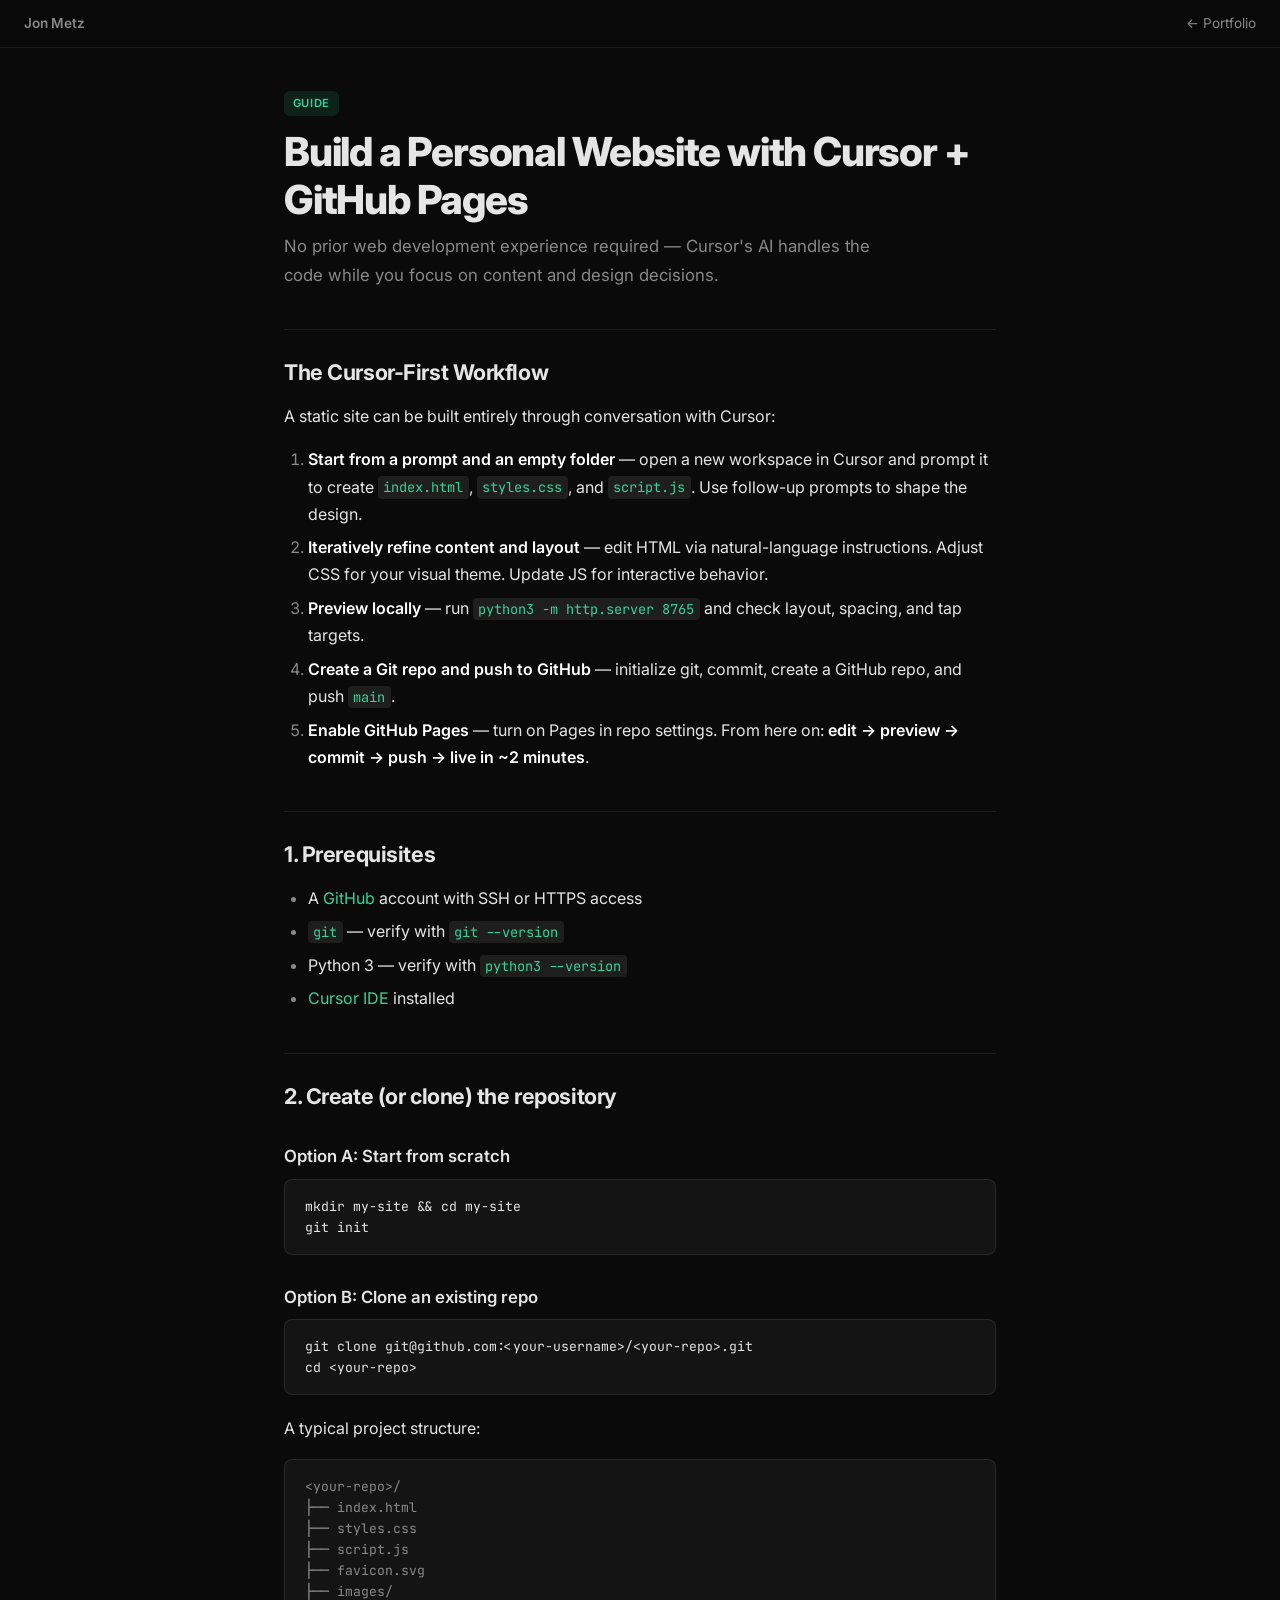
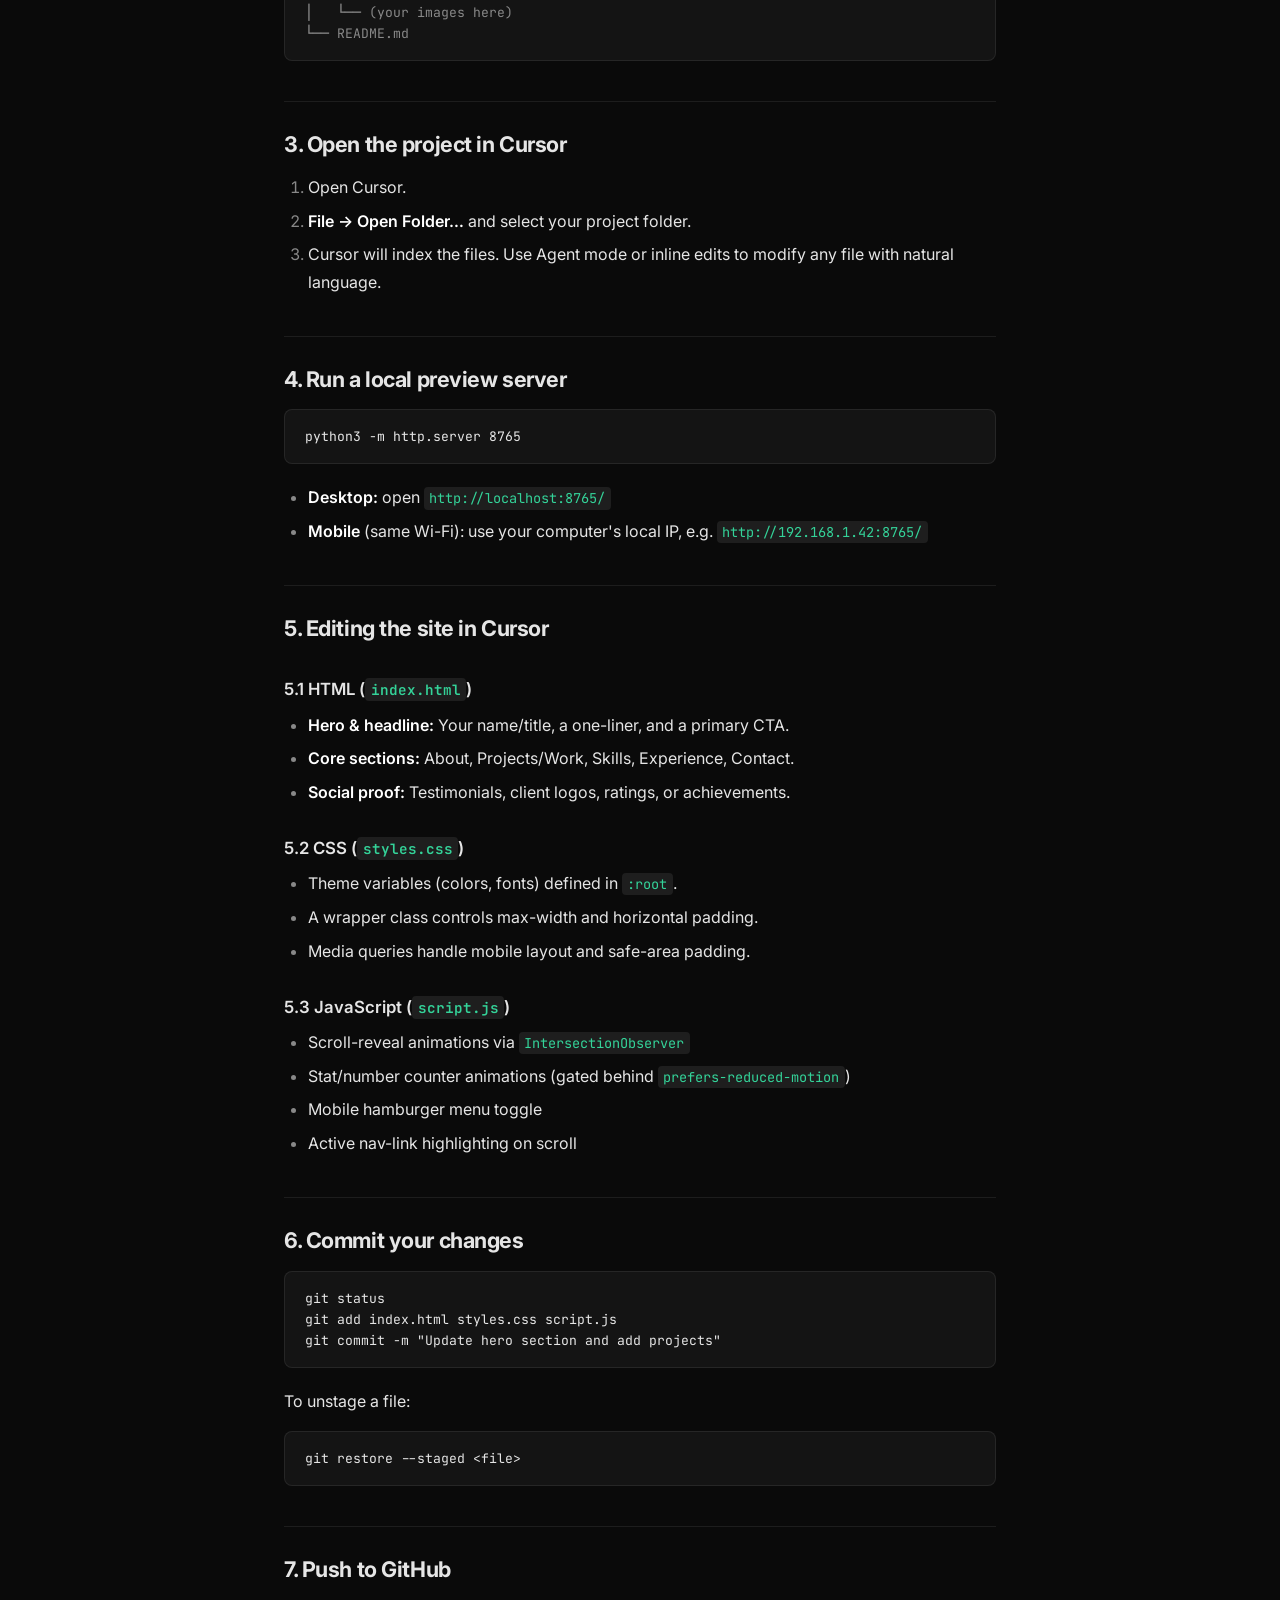
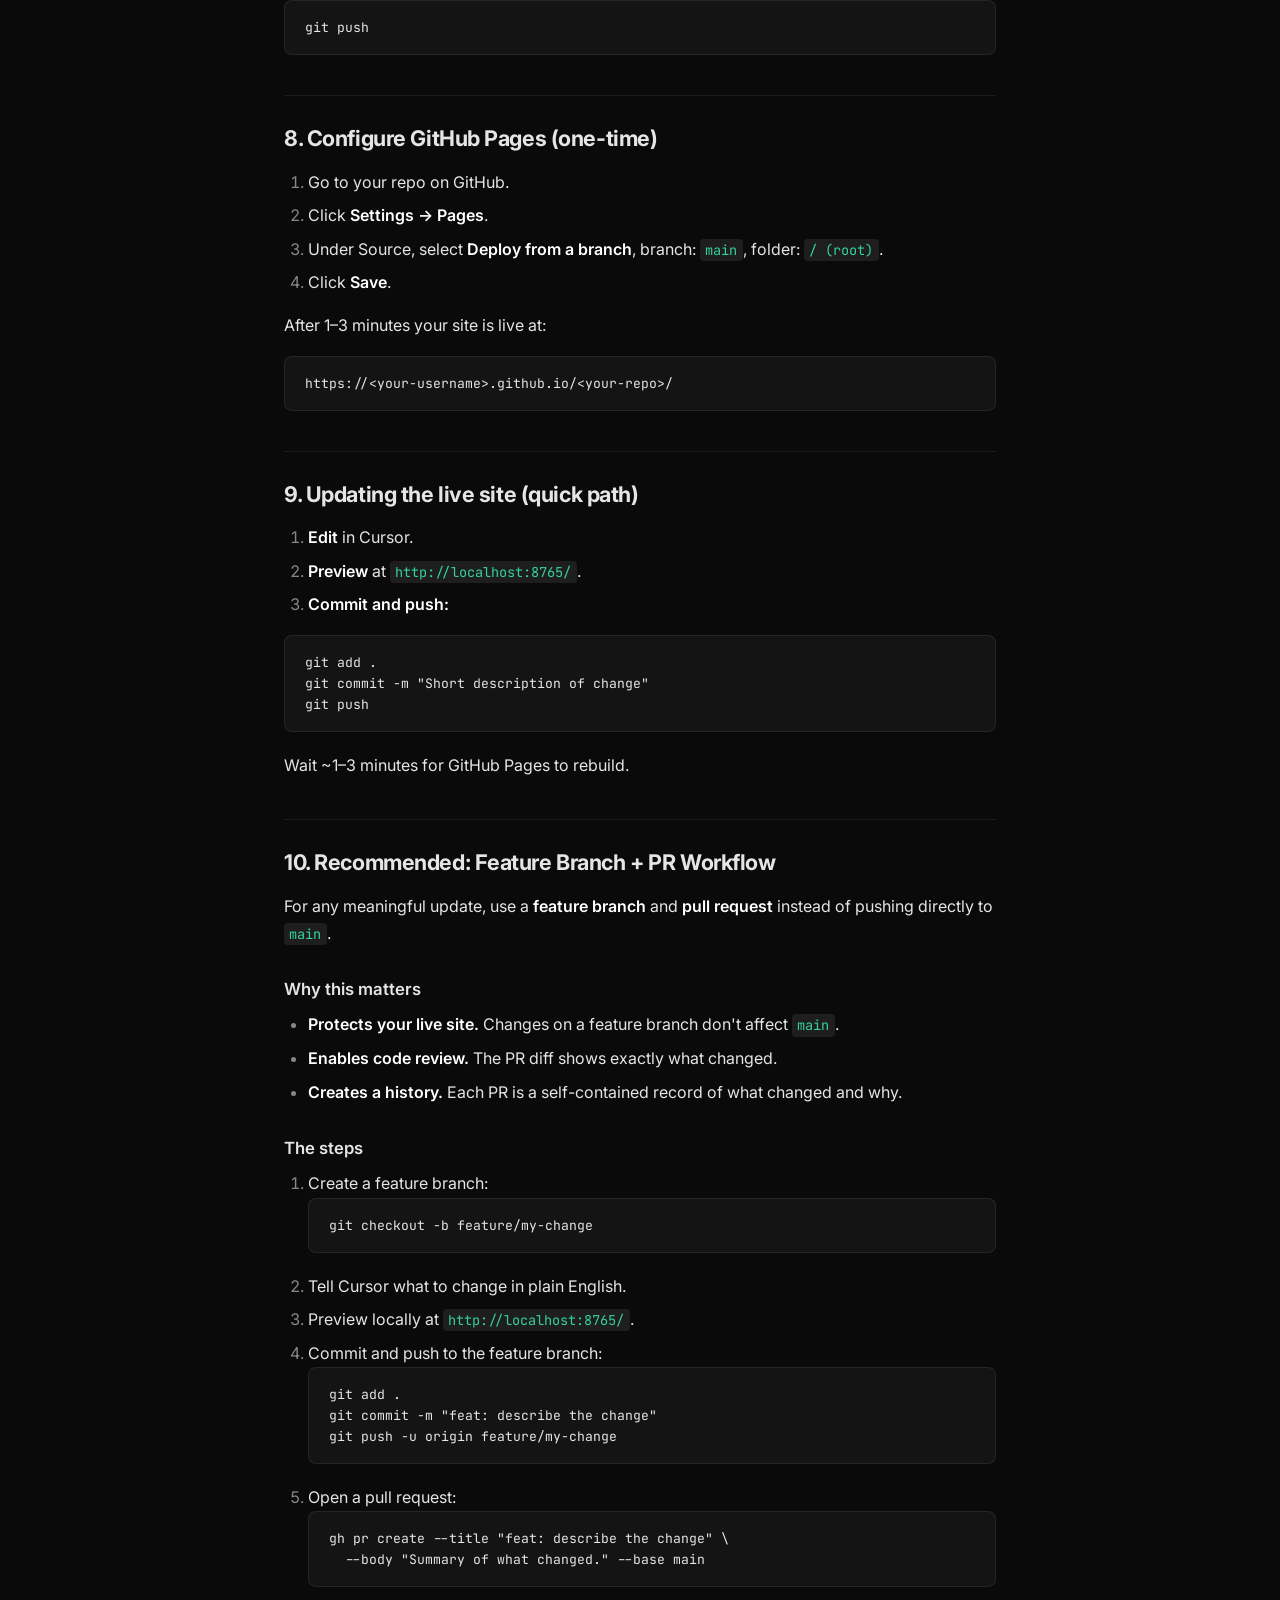
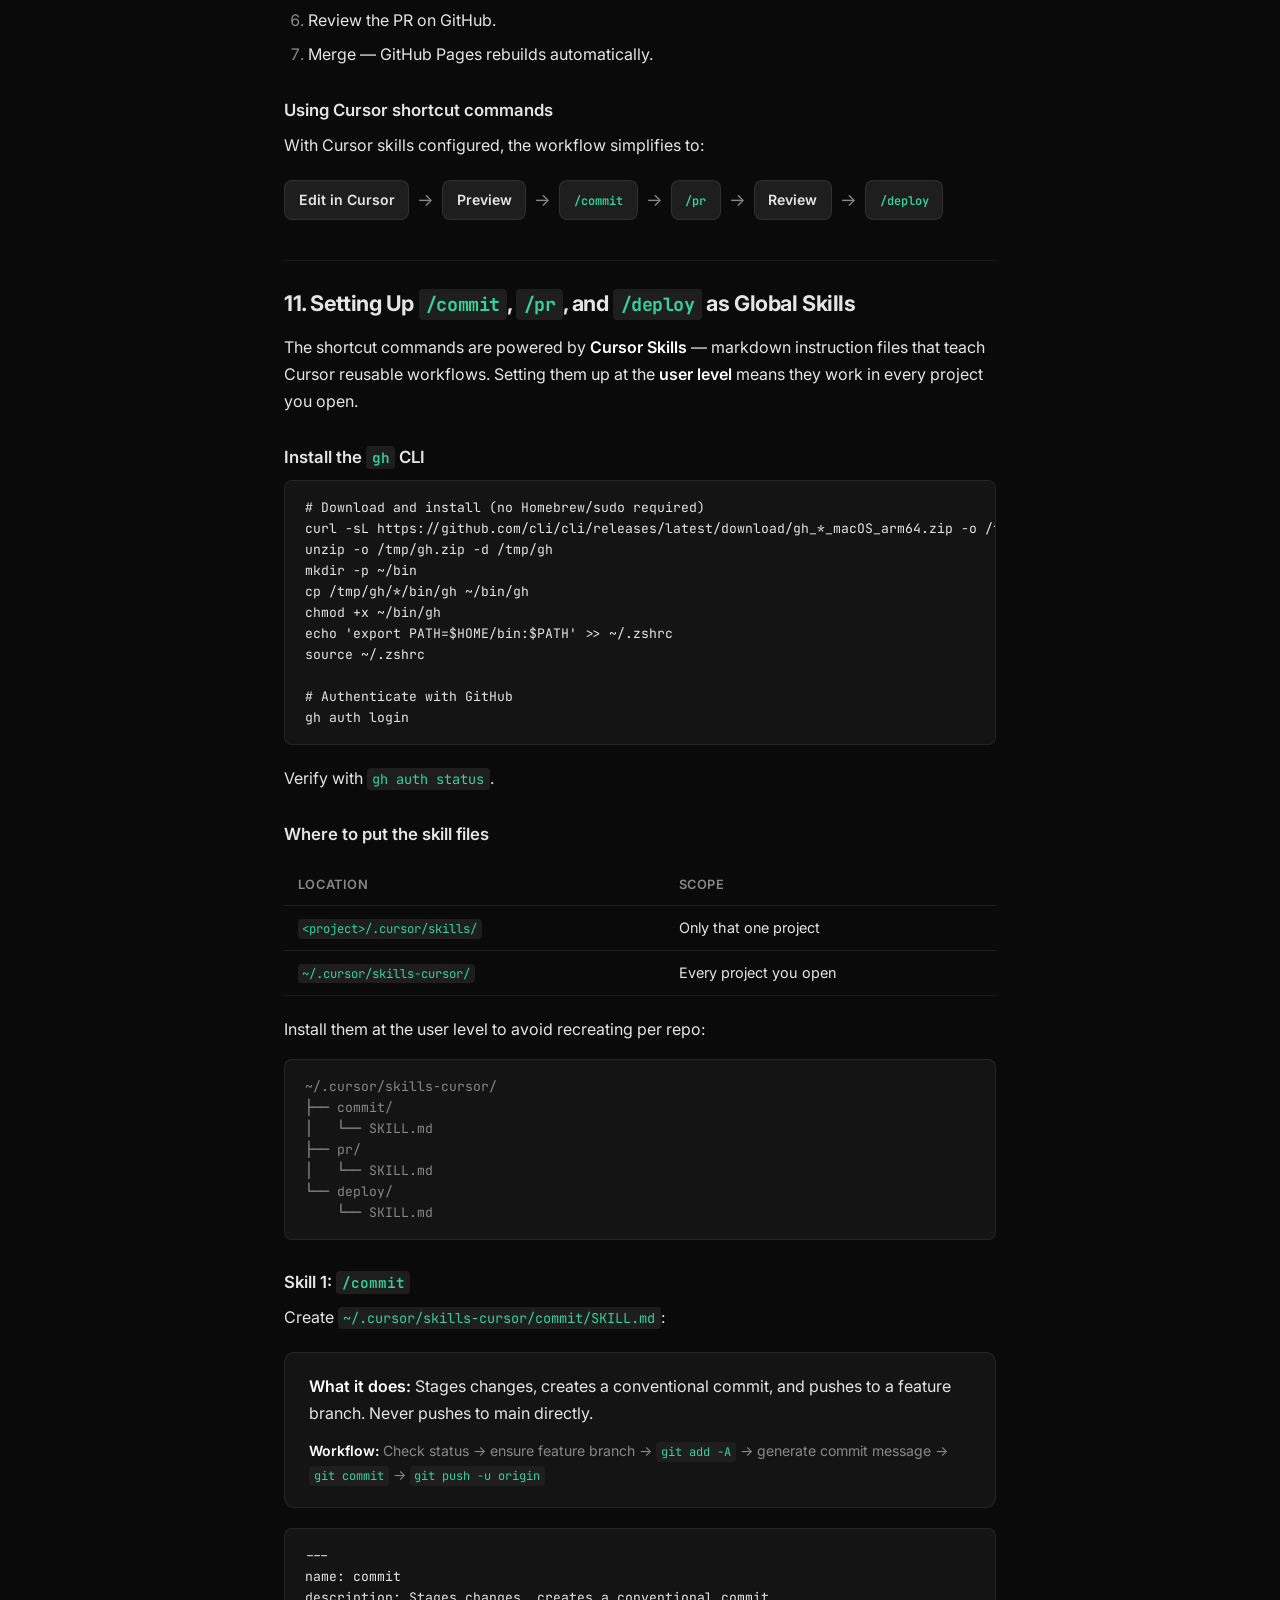
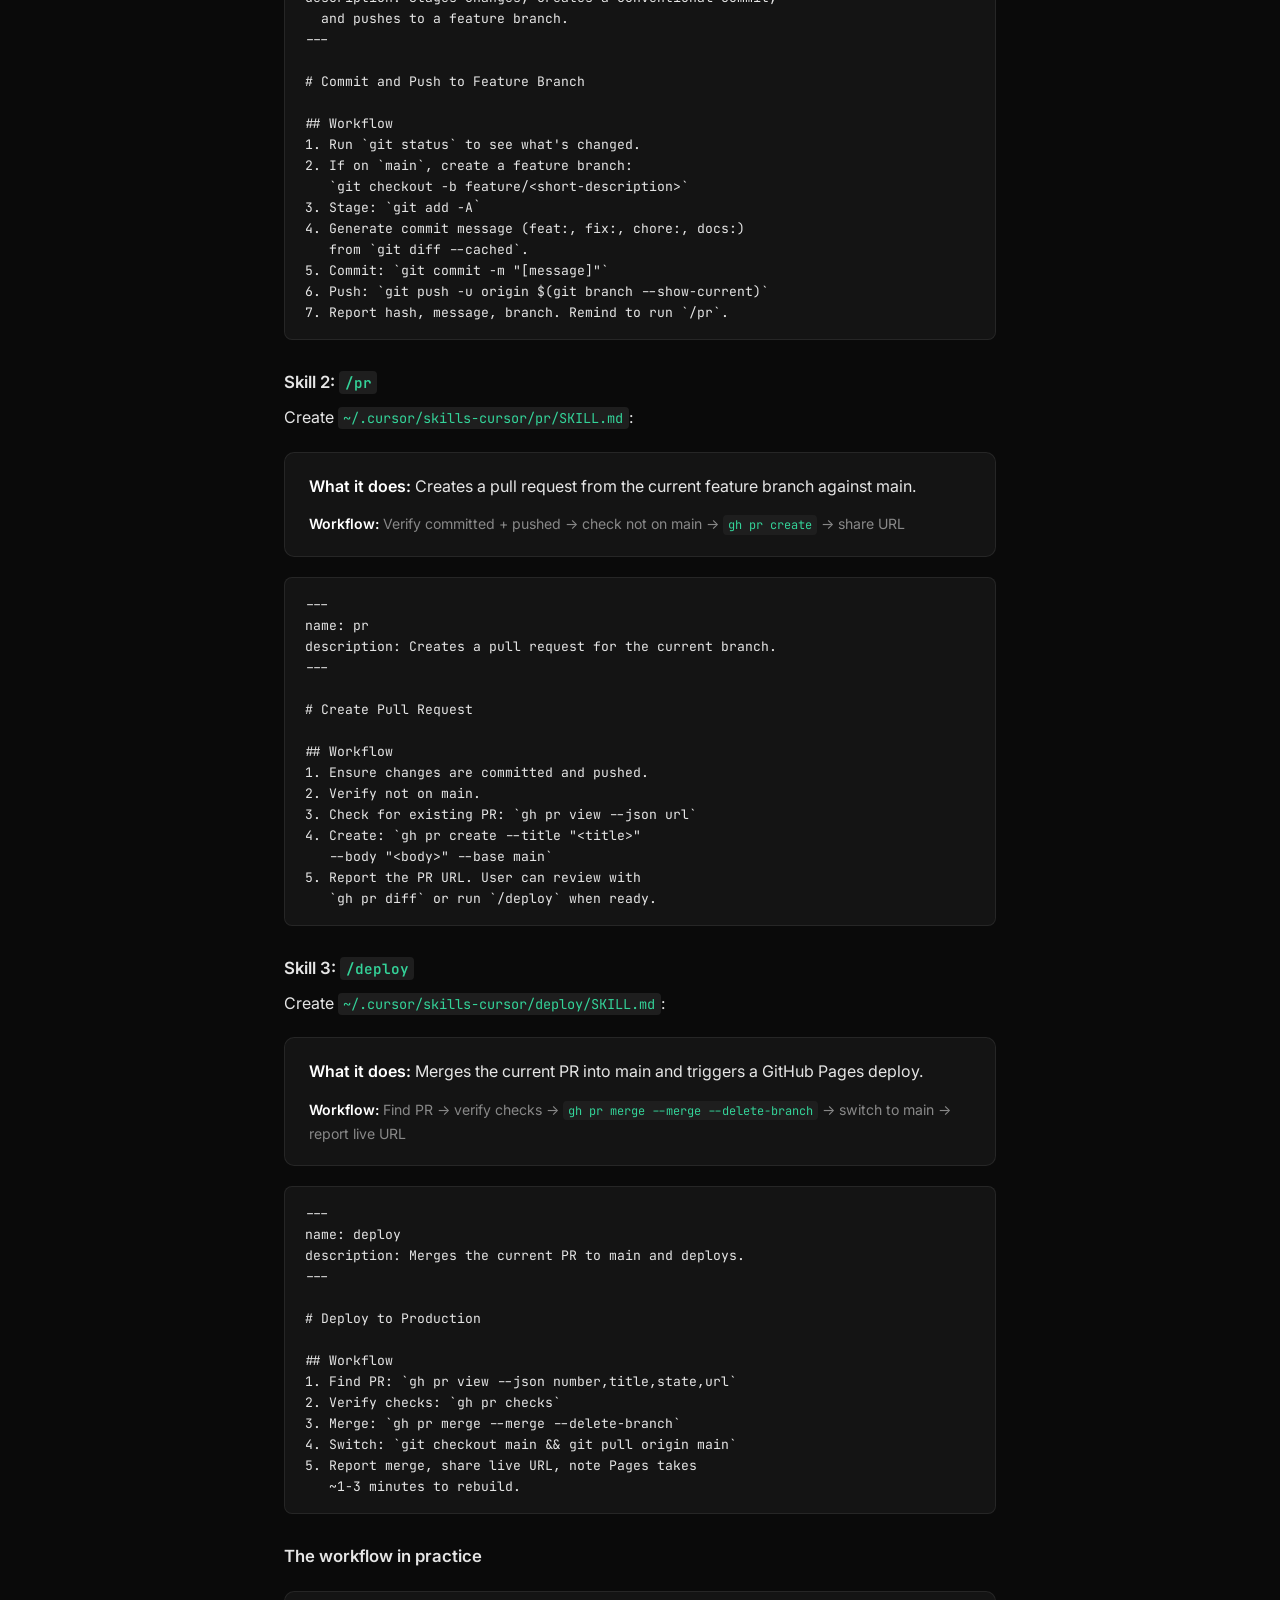
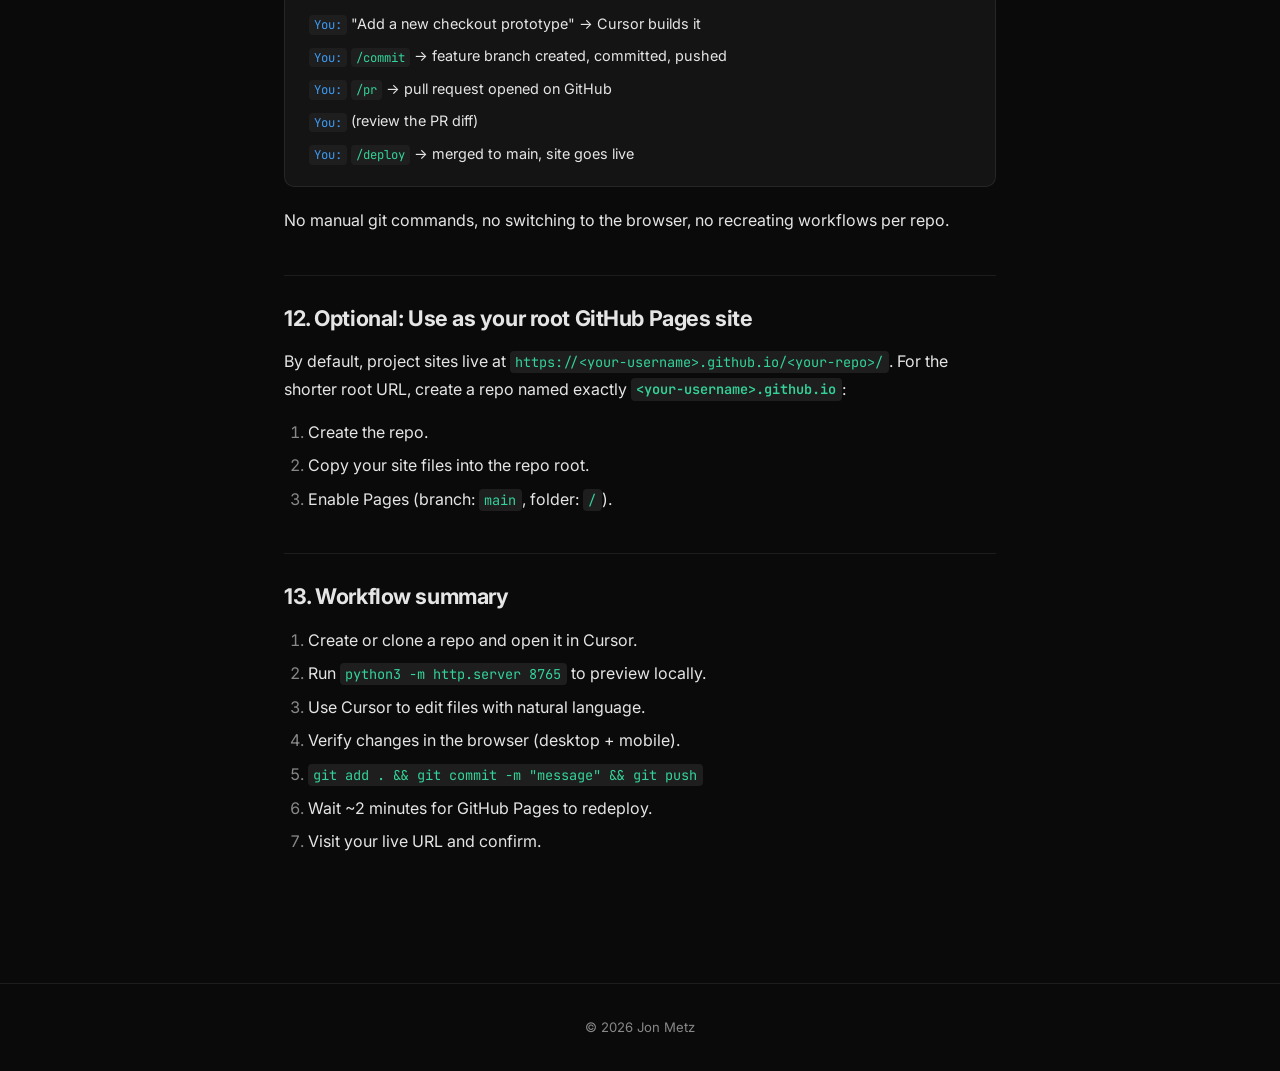
<file: Building and Shipping Prototypes.html>
<!DOCTYPE html>
<html lang="en">
<head>
  <meta charset="UTF-8">
  <meta name="viewport" content="width=device-width, initial-scale=1.0">
  <title>Build &amp; Ship Prototypes — Cursor + GitHub Pages</title>
  <link rel="preconnect" href="https://fonts.googleapis.com">
  <link rel="preconnect" href="https://fonts.gstatic.com" crossorigin>
  <link href="https://fonts.googleapis.com/css2?family=Inter:wght@400;500;600;700;800&display=swap&family=JetBrains+Mono:wght@400;500&display=swap" rel="stylesheet">
  <style>
    :root {
      --bg: #0a0a0a;
      --surface: #141414;
      --surface2: #1e1e1e;
      --border: rgba(255,255,255,0.08);
      --text: #e5e5e5;
      --muted: #888;
      --accent: #34d399;
      --accent-dim: #059669;
      --blue: #3d9cf5;
      --font: 'Inter', system-ui, sans-serif;
      --mono: 'JetBrains Mono', ui-monospace, monospace;
    }
    *, *::before, *::after { box-sizing: border-box; }
    html { scroll-behavior: smooth; }
    body {
      margin: 0; min-height: 100vh;
      font-family: var(--font); background: var(--bg); color: var(--text);
      line-height: 1.7; -webkit-font-smoothing: antialiased; font-size: 16px;
    }
    a { color: var(--accent); text-decoration: none; }
    a:hover { text-decoration: underline; }

    .top-bar {
      position: sticky; top: 0; z-index: 40;
      padding: 0.75rem 1.5rem;
      background: rgba(10,10,10,0.85); backdrop-filter: blur(12px);
      border-bottom: 1px solid var(--border);
      display: flex; align-items: center; justify-content: space-between;
    }
    .top-bar-title { font-size: 0.85rem; font-weight: 600; color: var(--muted); }
    .top-bar a { font-size: 0.85rem; color: var(--muted); }
    .top-bar a:hover { color: var(--text); text-decoration: none; }

    .wrap { max-width: 760px; margin: 0 auto; padding: 2.5rem 1.5rem 4rem; }

    h1 { font-size: clamp(1.75rem, 4vw, 2.5rem); font-weight: 800; letter-spacing: -0.03em; margin: 0 0 0.5rem; line-height: 1.2; }
    h2 { font-size: 1.35rem; font-weight: 700; letter-spacing: -0.02em; margin: 2.5rem 0 0.75rem; padding-top: 1.5rem; border-top: 1px solid var(--border); }
    h3 { font-size: 1.05rem; font-weight: 600; margin: 1.75rem 0 0.5rem; color: var(--text); }
    .subtitle { color: var(--muted); font-size: 1.05rem; margin: 0 0 2rem; max-width: 55ch; }

    p { margin: 0 0 1rem; }
    ul, ol { margin: 0 0 1rem; padding-left: 1.5rem; }
    li { margin-bottom: 0.4rem; }
    li::marker { color: var(--muted); }
    strong { font-weight: 600; color: #fff; }

    code {
      font-family: var(--mono); font-size: 0.85em;
      background: var(--surface2); padding: 0.15em 0.4em;
      border-radius: 4px; color: var(--accent);
    }
    pre {
      background: var(--surface); border: 1px solid var(--border);
      border-radius: 8px; padding: 1rem 1.25rem;
      overflow-x: auto; margin: 0 0 1.25rem;
      font-family: var(--mono); font-size: 0.82rem; line-height: 1.6;
      color: var(--text);
    }
    pre code { background: none; padding: 0; color: inherit; font-size: inherit; }

    .card {
      background: var(--surface); border: 1px solid var(--border);
      border-radius: 10px; padding: 1.25rem 1.5rem;
      margin: 1.25rem 0;
    }

    table { width: 100%; border-collapse: collapse; margin: 1rem 0 1.25rem; font-size: 0.9rem; }
    th, td { text-align: left; padding: 0.6rem 0.85rem; border-bottom: 1px solid var(--border); }
    th { color: var(--muted); font-weight: 600; font-size: 0.8rem; text-transform: uppercase; letter-spacing: 0.05em; }

    .tree { background: var(--surface); border: 1px solid var(--border); border-radius: 8px; padding: 1rem 1.25rem; margin: 1rem 0 1.25rem; font-family: var(--mono); font-size: 0.82rem; color: var(--muted); line-height: 1.6; white-space: pre; overflow-x: auto; }

    .flow-diagram {
      display: flex; align-items: center; gap: 0.5rem; flex-wrap: wrap;
      margin: 1.25rem 0; font-size: 0.88rem;
    }
    .flow-step {
      background: var(--surface2); border: 1px solid var(--border);
      border-radius: 8px; padding: 0.45rem 0.85rem; font-weight: 600;
      white-space: nowrap;
    }
    .flow-step code { background: none; color: var(--accent); padding: 0; }
    .flow-arrow { color: var(--muted); font-size: 1.1rem; }

    .badge {
      display: inline-block; font-size: 0.7rem; font-weight: 600;
      text-transform: uppercase; letter-spacing: 0.06em;
      color: var(--accent); background: rgba(52,211,153,0.12);
      padding: 0.2rem 0.55rem; border-radius: 6px;
      margin-bottom: 0.75rem;
    }

    .footer { text-align: center; padding: 2rem 1.5rem; color: var(--muted); font-size: 0.82rem; border-top: 1px solid var(--border); margin-top: 3rem; }

    @media (max-width: 600px) {
      .wrap { padding: 1.5rem 1rem 3rem; }
      pre { font-size: 0.75rem; padding: 0.85rem 1rem; }
    }
  </style>
</head>
<body>
  <div class="top-bar">
    <span class="top-bar-title">Jon Metz</span>
    <a href="index.html">&larr; Portfolio</a>
  </div>

  <main class="wrap">
    <span class="badge">Guide</span>
    <h1>Build a Personal Website with Cursor + GitHub Pages</h1>
    <p class="subtitle">No prior web development experience required — Cursor's AI handles the code while you focus on content and design decisions.</p>

    <h2 id="overview">The Cursor-First Workflow</h2>
    <p>A static site can be built entirely through conversation with Cursor:</p>
    <ol>
      <li><strong>Start from a prompt and an empty folder</strong> — open a new workspace in Cursor and prompt it to create <code>index.html</code>, <code>styles.css</code>, and <code>script.js</code>. Use follow-up prompts to shape the design.</li>
      <li><strong>Iteratively refine content and layout</strong> — edit HTML via natural-language instructions. Adjust CSS for your visual theme. Update JS for interactive behavior.</li>
      <li><strong>Preview locally</strong> — run <code>python3 -m http.server 8765</code> and check layout, spacing, and tap targets.</li>
      <li><strong>Create a Git repo and push to GitHub</strong> — initialize git, commit, create a GitHub repo, and push <code>main</code>.</li>
      <li><strong>Enable GitHub Pages</strong> — turn on Pages in repo settings. From here on: <strong>edit → preview → commit → push → live in ~2 minutes</strong>.</li>
    </ol>

    <h2 id="prereqs">1. Prerequisites</h2>
    <ul>
      <li>A <a href="https://github.com" target="_blank" rel="noopener">GitHub</a> account with SSH or HTTPS access</li>
      <li><code>git</code> — verify with <code>git --version</code></li>
      <li>Python 3 — verify with <code>python3 --version</code></li>
      <li><a href="https://cursor.com" target="_blank" rel="noopener">Cursor IDE</a> installed</li>
    </ul>

    <h2 id="create-repo">2. Create (or clone) the repository</h2>
    <h3>Option A: Start from scratch</h3>
    <pre><code>mkdir my-site && cd my-site
git init</code></pre>
    <h3>Option B: Clone an existing repo</h3>
    <pre><code>git clone git@github.com:&lt;your-username&gt;/&lt;your-repo&gt;.git
cd &lt;your-repo&gt;</code></pre>
    <p>A typical project structure:</p>
    <div class="tree">&lt;your-repo&gt;/
├── index.html
├── styles.css
├── script.js
├── favicon.svg
├── images/
│   └── (your images here)
└── README.md</div>

    <h2 id="open-cursor">3. Open the project in Cursor</h2>
    <ol>
      <li>Open Cursor.</li>
      <li><strong>File → Open Folder…</strong> and select your project folder.</li>
      <li>Cursor will index the files. Use Agent mode or inline edits to modify any file with natural language.</li>
    </ol>

    <h2 id="preview">4. Run a local preview server</h2>
    <pre><code>python3 -m http.server 8765</code></pre>
    <ul>
      <li><strong>Desktop:</strong> open <code>http://localhost:8765/</code></li>
      <li><strong>Mobile</strong> (same Wi-Fi): use your computer's local IP, e.g. <code>http://192.168.1.42:8765/</code></li>
    </ul>

    <h2 id="editing">5. Editing the site in Cursor</h2>
    <h3>5.1 HTML (<code>index.html</code>)</h3>
    <ul>
      <li><strong>Hero &amp; headline:</strong> Your name/title, a one-liner, and a primary CTA.</li>
      <li><strong>Core sections:</strong> About, Projects/Work, Skills, Experience, Contact.</li>
      <li><strong>Social proof:</strong> Testimonials, client logos, ratings, or achievements.</li>
    </ul>
    <h3>5.2 CSS (<code>styles.css</code>)</h3>
    <ul>
      <li>Theme variables (colors, fonts) defined in <code>:root</code>.</li>
      <li>A wrapper class controls max-width and horizontal padding.</li>
      <li>Media queries handle mobile layout and safe-area padding.</li>
    </ul>
    <h3>5.3 JavaScript (<code>script.js</code>)</h3>
    <ul>
      <li>Scroll-reveal animations via <code>IntersectionObserver</code></li>
      <li>Stat/number counter animations (gated behind <code>prefers-reduced-motion</code>)</li>
      <li>Mobile hamburger menu toggle</li>
      <li>Active nav-link highlighting on scroll</li>
    </ul>

    <h2 id="commit">6. Commit your changes</h2>
    <pre><code>git status
git add index.html styles.css script.js
git commit -m "Update hero section and add projects"</code></pre>
    <p>To unstage a file:</p>
    <pre><code>git restore --staged &lt;file&gt;</code></pre>

    <h2 id="push">7. Push to GitHub</h2>
    <pre><code>git push</code></pre>

    <h2 id="pages-setup">8. Configure GitHub Pages (one-time)</h2>
    <ol>
      <li>Go to your repo on GitHub.</li>
      <li>Click <strong>Settings → Pages</strong>.</li>
      <li>Under Source, select <strong>Deploy from a branch</strong>, branch: <code>main</code>, folder: <code>/ (root)</code>.</li>
      <li>Click <strong>Save</strong>.</li>
    </ol>
    <p>After 1–3 minutes your site is live at:</p>
    <pre><code>https://&lt;your-username&gt;.github.io/&lt;your-repo&gt;/</code></pre>

    <h2 id="quick-update">9. Updating the live site (quick path)</h2>
    <ol>
      <li><strong>Edit</strong> in Cursor.</li>
      <li><strong>Preview</strong> at <code>http://localhost:8765/</code>.</li>
      <li><strong>Commit and push:</strong></li>
    </ol>
    <pre><code>git add .
git commit -m "Short description of change"
git push</code></pre>
    <p>Wait ~1–3 minutes for GitHub Pages to rebuild.</p>

    <h2 id="feature-branch">10. Recommended: Feature Branch + PR Workflow</h2>
    <p>For any meaningful update, use a <strong>feature branch</strong> and <strong>pull request</strong> instead of pushing directly to <code>main</code>.</p>

    <h3>Why this matters</h3>
    <ul>
      <li><strong>Protects your live site.</strong> Changes on a feature branch don't affect <code>main</code>.</li>
      <li><strong>Enables code review.</strong> The PR diff shows exactly what changed.</li>
      <li><strong>Creates a history.</strong> Each PR is a self-contained record of what changed and why.</li>
    </ul>

    <h3>The steps</h3>
    <ol>
      <li>Create a feature branch:
        <pre><code>git checkout -b feature/my-change</code></pre>
      </li>
      <li>Tell Cursor what to change in plain English.</li>
      <li>Preview locally at <code>http://localhost:8765/</code>.</li>
      <li>Commit and push to the feature branch:
        <pre><code>git add .
git commit -m "feat: describe the change"
git push -u origin feature/my-change</code></pre>
      </li>
      <li>Open a pull request:
        <pre><code>gh pr create --title "feat: describe the change" \
  --body "Summary of what changed." --base main</code></pre>
      </li>
      <li>Review the PR on GitHub.</li>
      <li>Merge — GitHub Pages rebuilds automatically.</li>
    </ol>

    <h3>Using Cursor shortcut commands</h3>
    <p>With Cursor skills configured, the workflow simplifies to:</p>
    <div class="flow-diagram">
      <span class="flow-step">Edit in Cursor</span>
      <span class="flow-arrow">→</span>
      <span class="flow-step">Preview</span>
      <span class="flow-arrow">→</span>
      <span class="flow-step"><code>/commit</code></span>
      <span class="flow-arrow">→</span>
      <span class="flow-step"><code>/pr</code></span>
      <span class="flow-arrow">→</span>
      <span class="flow-step">Review</span>
      <span class="flow-arrow">→</span>
      <span class="flow-step"><code>/deploy</code></span>
    </div>

    <h2 id="skills-setup">11. Setting Up <code>/commit</code>, <code>/pr</code>, and <code>/deploy</code> as Global Skills</h2>
    <p>The shortcut commands are powered by <strong>Cursor Skills</strong> — markdown instruction files that teach Cursor reusable workflows. Setting them up at the <strong>user level</strong> means they work in every project you open.</p>

    <h3>Install the <code>gh</code> CLI</h3>
    <pre><code># Download and install (no Homebrew/sudo required)
curl -sL https://github.com/cli/cli/releases/latest/download/gh_*_macOS_arm64.zip -o /tmp/gh.zip
unzip -o /tmp/gh.zip -d /tmp/gh
mkdir -p ~/bin
cp /tmp/gh/*/bin/gh ~/bin/gh
chmod +x ~/bin/gh
echo 'export PATH=$HOME/bin:$PATH' >> ~/.zshrc
source ~/.zshrc

# Authenticate with GitHub
gh auth login</code></pre>
    <p>Verify with <code>gh auth status</code>.</p>

    <h3>Where to put the skill files</h3>
    <table>
      <thead><tr><th>Location</th><th>Scope</th></tr></thead>
      <tbody>
        <tr><td><code>&lt;project&gt;/.cursor/skills/</code></td><td>Only that one project</td></tr>
        <tr><td><code>~/.cursor/skills-cursor/</code></td><td>Every project you open</td></tr>
      </tbody>
    </table>
    <p>Install them at the user level to avoid recreating per repo:</p>
    <div class="tree">~/.cursor/skills-cursor/
├── commit/
│   └── SKILL.md
├── pr/
│   └── SKILL.md
└── deploy/
    └── SKILL.md</div>

    <h3>Skill 1: <code>/commit</code></h3>
    <p>Create <code>~/.cursor/skills-cursor/commit/SKILL.md</code>:</p>
    <div class="card">
      <p style="margin:0 0 0.75rem;"><strong>What it does:</strong> Stages changes, creates a conventional commit, and pushes to a feature branch. Never pushes to main directly.</p>
      <p style="margin:0;color:var(--muted);font-size:0.88rem;"><strong>Workflow:</strong> Check status → ensure feature branch → <code>git add -A</code> → generate commit message → <code>git commit</code> → <code>git push -u origin</code></p>
    </div>
    <pre><code>---
name: commit
description: Stages changes, creates a conventional commit,
  and pushes to a feature branch.
---

# Commit and Push to Feature Branch

## Workflow
1. Run `git status` to see what's changed.
2. If on `main`, create a feature branch:
   `git checkout -b feature/&lt;short-description&gt;`
3. Stage: `git add -A`
4. Generate commit message (feat:, fix:, chore:, docs:)
   from `git diff --cached`.
5. Commit: `git commit -m "[message]"`
6. Push: `git push -u origin $(git branch --show-current)`
7. Report hash, message, branch. Remind to run `/pr`.</code></pre>

    <h3>Skill 2: <code>/pr</code></h3>
    <p>Create <code>~/.cursor/skills-cursor/pr/SKILL.md</code>:</p>
    <div class="card">
      <p style="margin:0 0 0.75rem;"><strong>What it does:</strong> Creates a pull request from the current feature branch against main.</p>
      <p style="margin:0;color:var(--muted);font-size:0.88rem;"><strong>Workflow:</strong> Verify committed + pushed → check not on main → <code>gh pr create</code> → share URL</p>
    </div>
    <pre><code>---
name: pr
description: Creates a pull request for the current branch.
---

# Create Pull Request

## Workflow
1. Ensure changes are committed and pushed.
2. Verify not on main.
3. Check for existing PR: `gh pr view --json url`
4. Create: `gh pr create --title "&lt;title&gt;"
   --body "&lt;body&gt;" --base main`
5. Report the PR URL. User can review with
   `gh pr diff` or run `/deploy` when ready.</code></pre>

    <h3>Skill 3: <code>/deploy</code></h3>
    <p>Create <code>~/.cursor/skills-cursor/deploy/SKILL.md</code>:</p>
    <div class="card">
      <p style="margin:0 0 0.75rem;"><strong>What it does:</strong> Merges the current PR into main and triggers a GitHub Pages deploy.</p>
      <p style="margin:0;color:var(--muted);font-size:0.88rem;"><strong>Workflow:</strong> Find PR → verify checks → <code>gh pr merge --merge --delete-branch</code> → switch to main → report live URL</p>
    </div>
    <pre><code>---
name: deploy
description: Merges the current PR to main and deploys.
---

# Deploy to Production

## Workflow
1. Find PR: `gh pr view --json number,title,state,url`
2. Verify checks: `gh pr checks`
3. Merge: `gh pr merge --merge --delete-branch`
4. Switch: `git checkout main && git pull origin main`
5. Report merge, share live URL, note Pages takes
   ~1-3 minutes to rebuild.</code></pre>

    <h3>The workflow in practice</h3>
    <div class="card" style="font-size:0.9rem;">
      <p style="margin:0 0 0.5rem;"><code style="color:var(--blue)">You:</code> "Add a new checkout prototype" → Cursor builds it</p>
      <p style="margin:0 0 0.5rem;"><code style="color:var(--blue)">You:</code> <code>/commit</code> → feature branch created, committed, pushed</p>
      <p style="margin:0 0 0.5rem;"><code style="color:var(--blue)">You:</code> <code>/pr</code> → pull request opened on GitHub</p>
      <p style="margin:0 0 0.5rem;"><code style="color:var(--blue)">You:</code> (review the PR diff)</p>
      <p style="margin:0;"><code style="color:var(--blue)">You:</code> <code>/deploy</code> → merged to main, site goes live</p>
    </div>
    <p>No manual git commands, no switching to the browser, no recreating workflows per repo.</p>

    <h2 id="root-pages">12. Optional: Use as your root GitHub Pages site</h2>
    <p>By default, project sites live at <code>https://&lt;your-username&gt;.github.io/&lt;your-repo&gt;/</code>. For the shorter root URL, create a repo named exactly <strong><code>&lt;your-username&gt;.github.io</code></strong>:</p>
    <ol>
      <li>Create the repo.</li>
      <li>Copy your site files into the repo root.</li>
      <li>Enable Pages (branch: <code>main</code>, folder: <code>/</code>).</li>
    </ol>

    <h2 id="summary">13. Workflow summary</h2>
    <ol>
      <li>Create or clone a repo and open it in Cursor.</li>
      <li>Run <code>python3 -m http.server 8765</code> to preview locally.</li>
      <li>Use Cursor to edit files with natural language.</li>
      <li>Verify changes in the browser (desktop + mobile).</li>
      <li><code>git add . && git commit -m "message" && git push</code></li>
      <li>Wait ~2 minutes for GitHub Pages to redeploy.</li>
      <li>Visit your live URL and confirm.</li>
    </ol>
  </main>

  <div class="footer">&copy; 2026 Jon Metz</div>
</body>
</html>
</file>
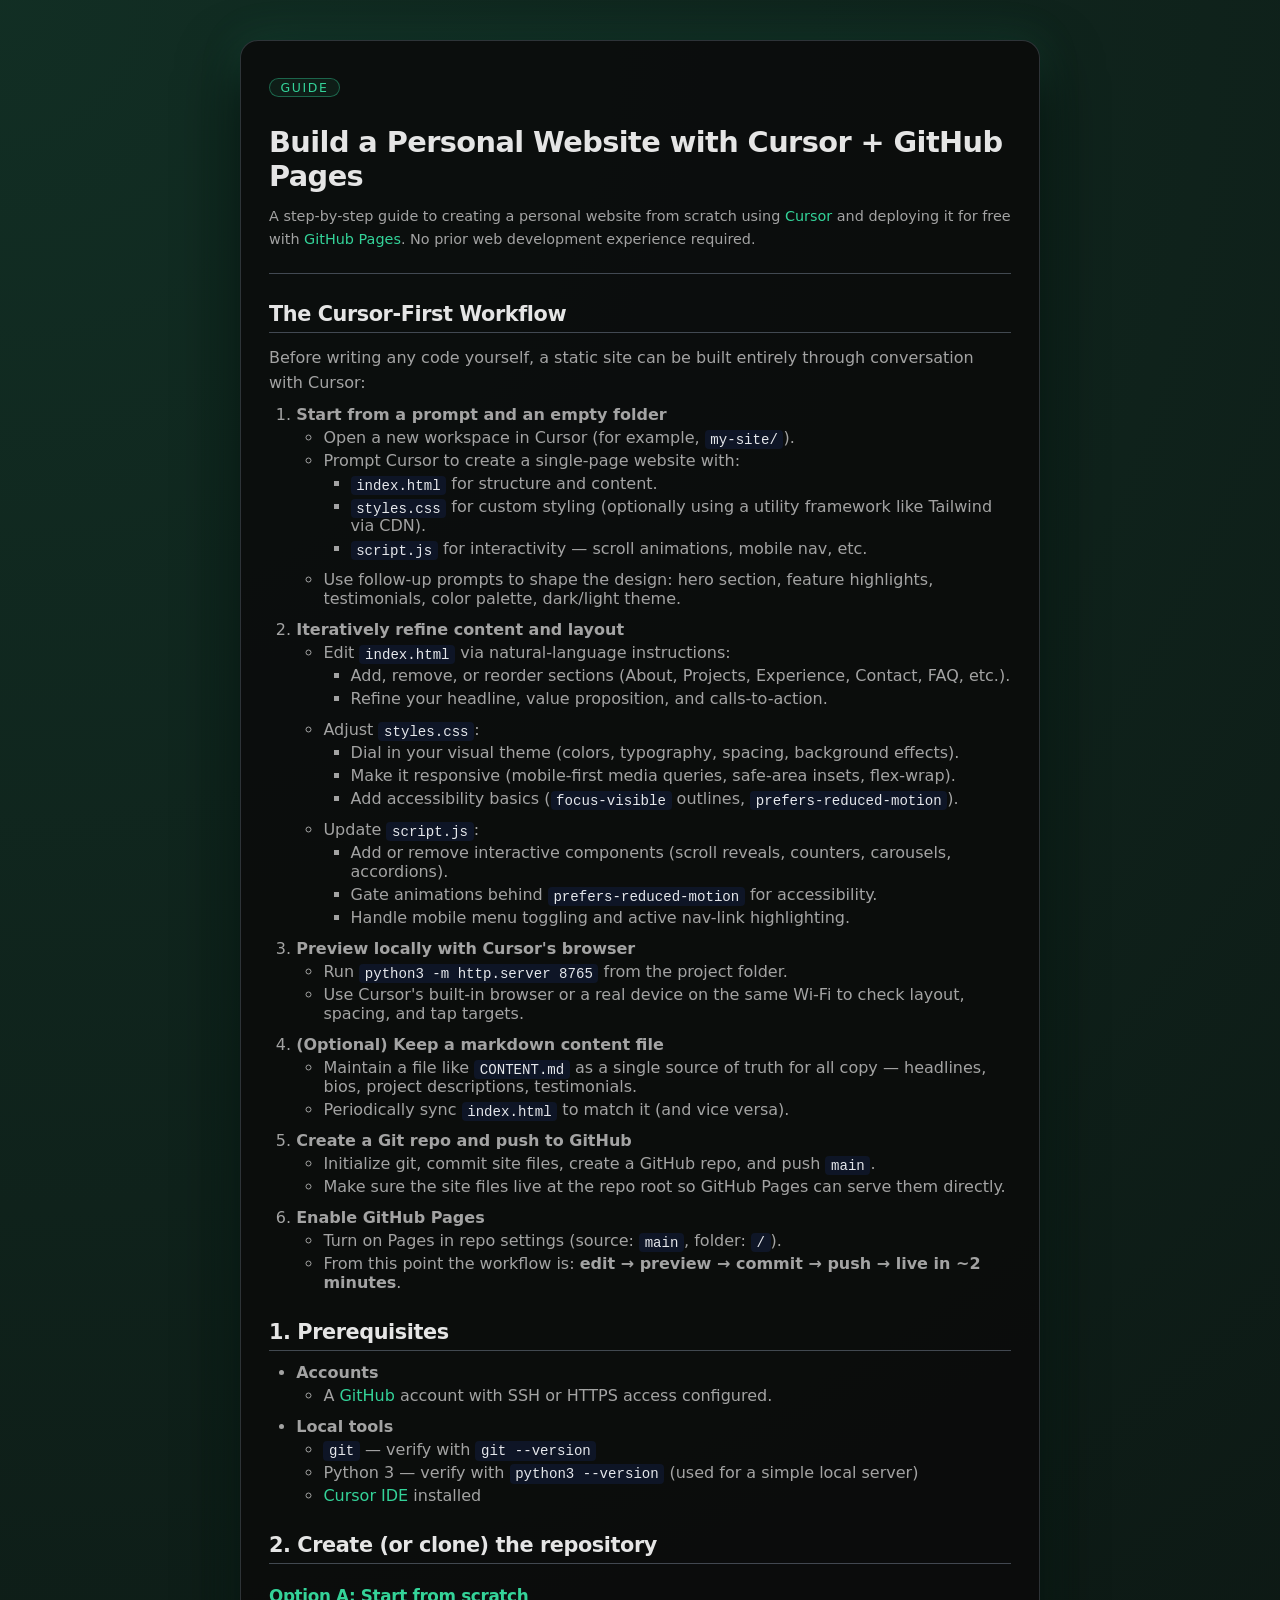
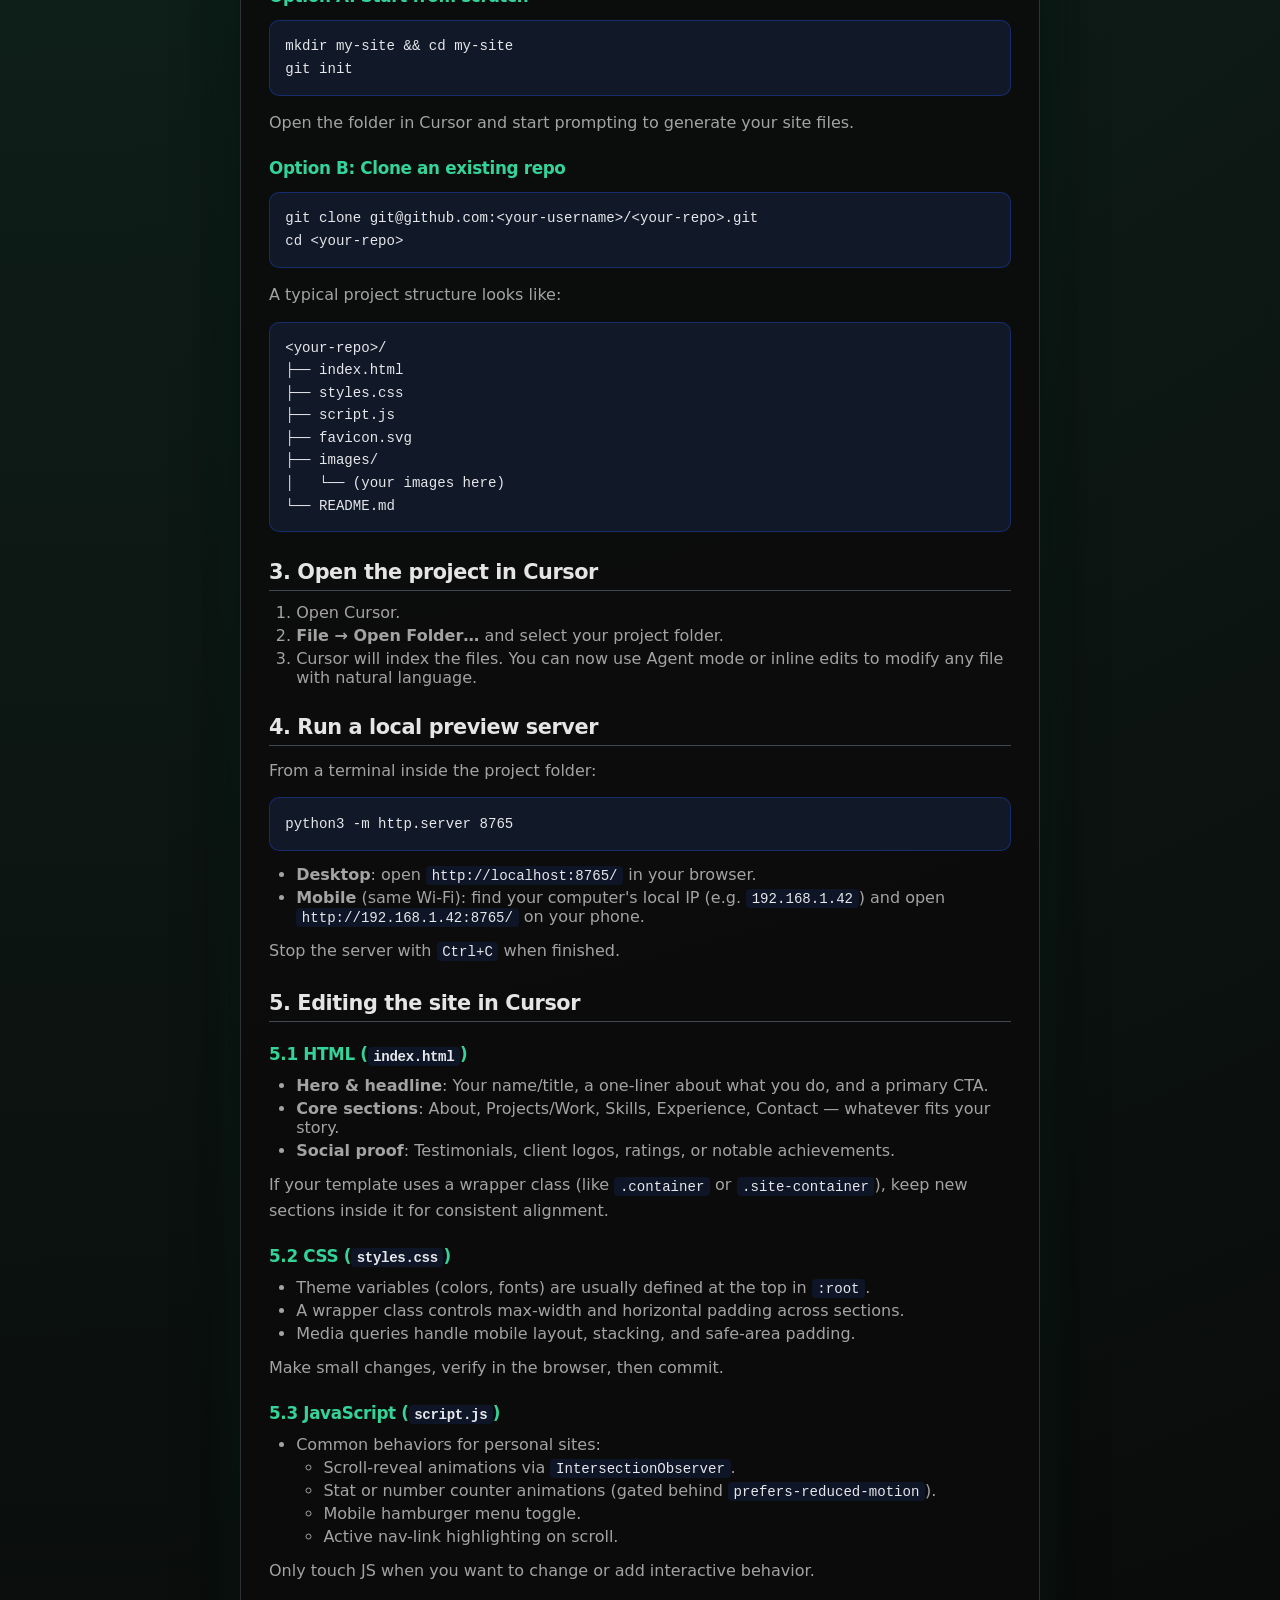
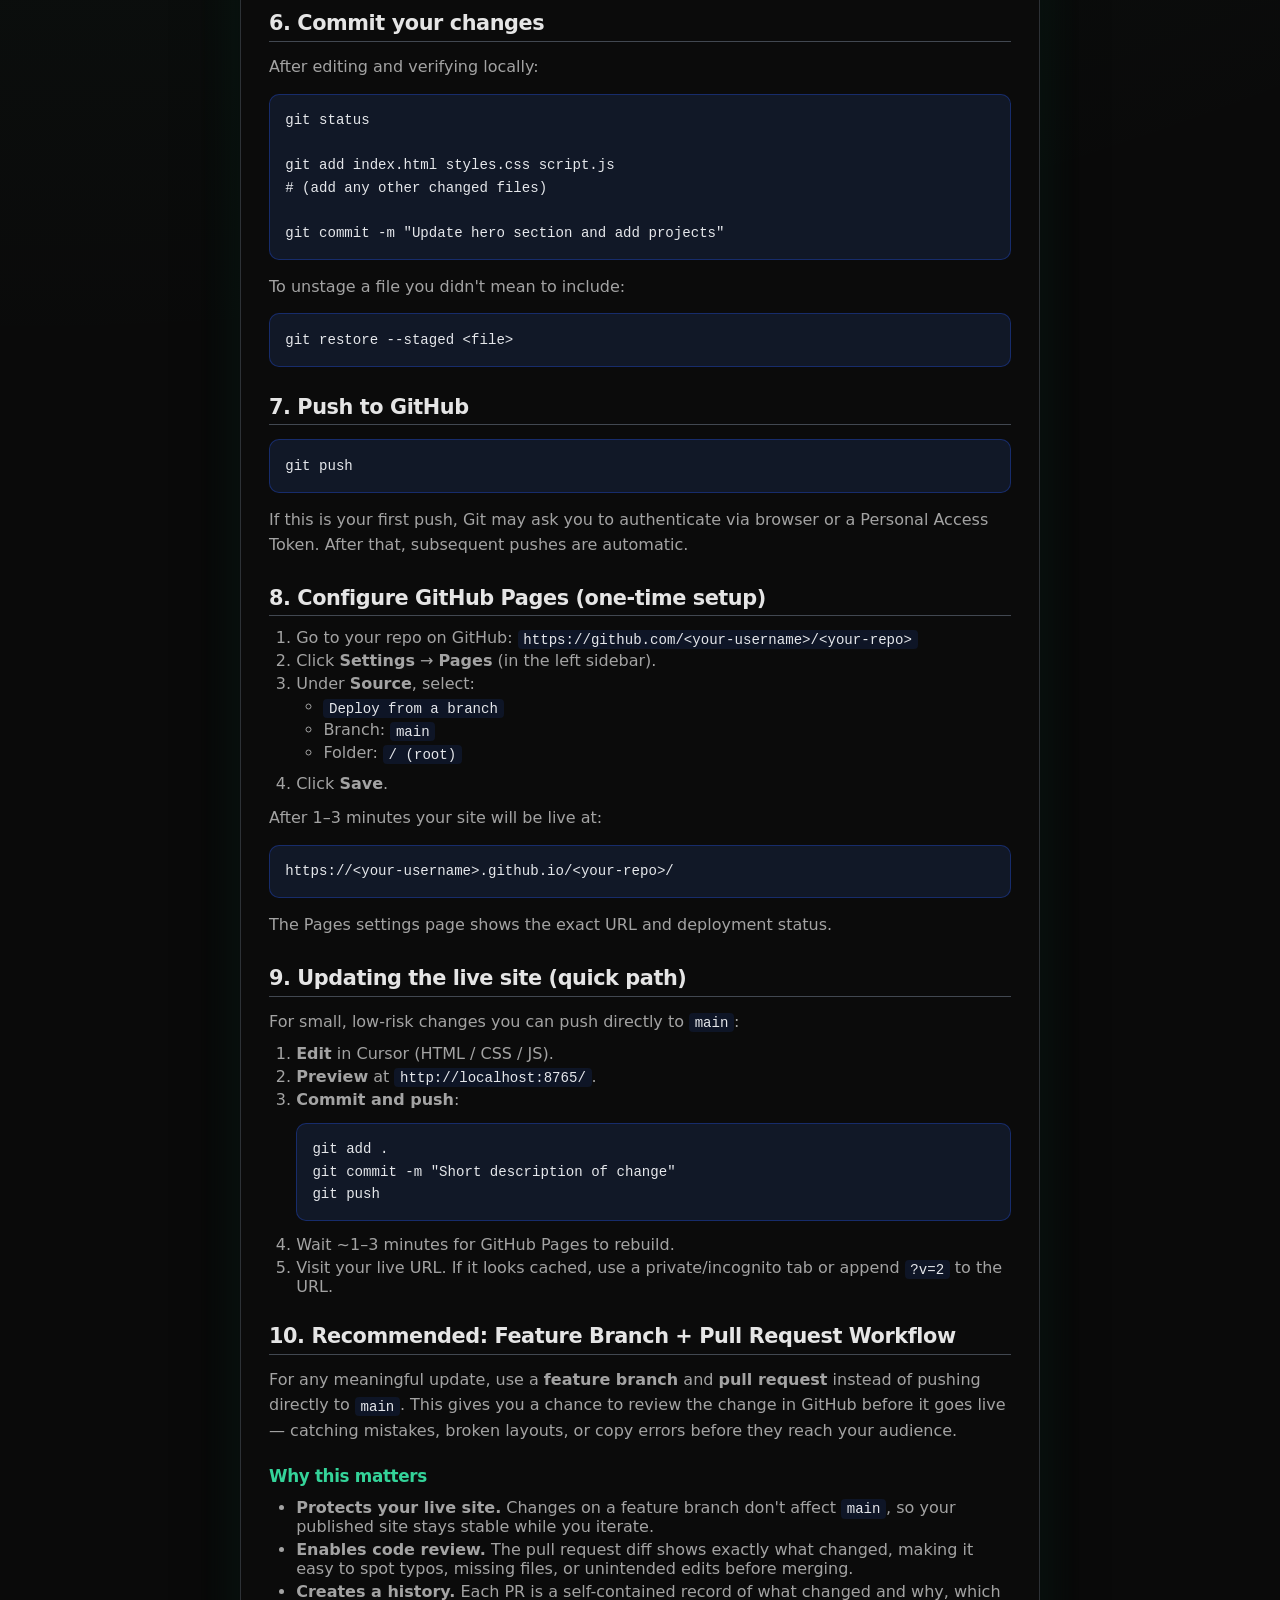
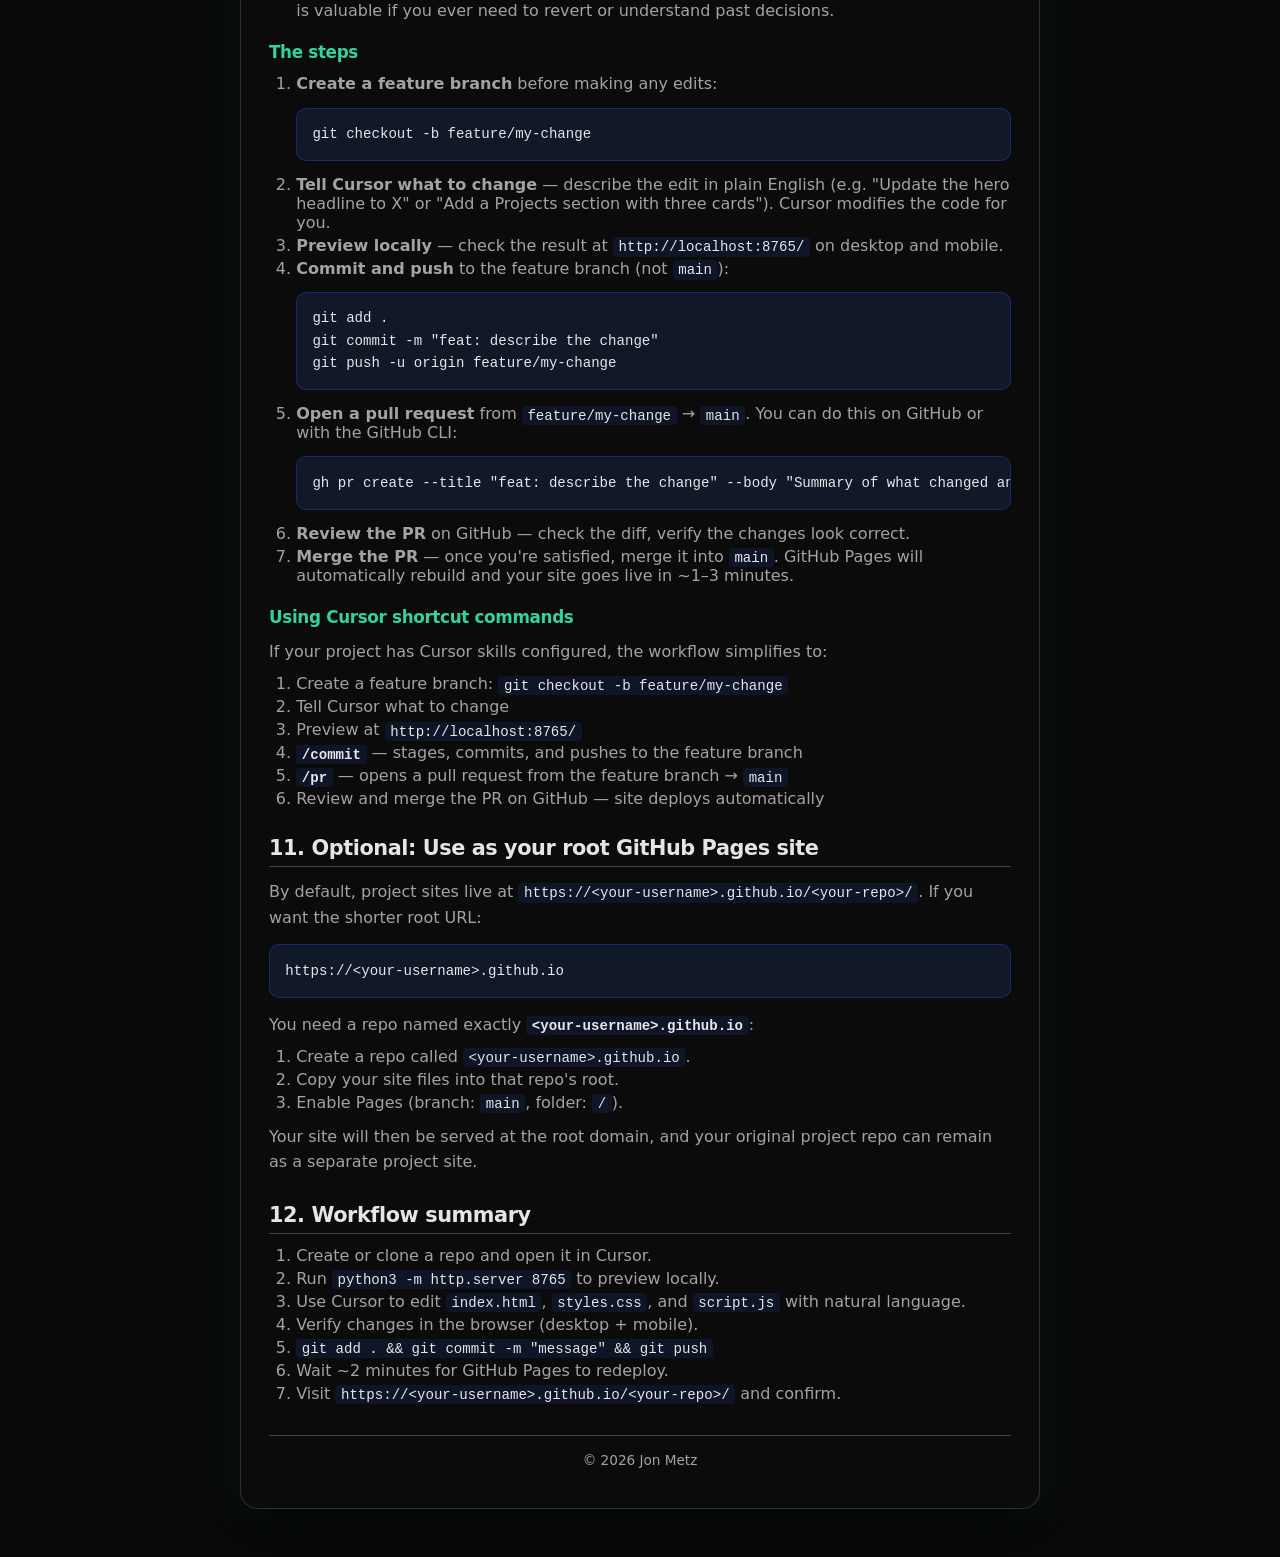
<file: SETUP-AND-DEPLOY.html>
<!DOCTYPE html>
<html lang="en">
<head>
  <meta charset="UTF-8" />
  <meta name="viewport" content="width=device-width, initial-scale=1.0" />
  <title>Build a Personal Website with Cursor + GitHub Pages</title>
  <style>
    :root {
      --bg: #0a0a0a;
      --surface: #121212;
      --text: #e5e5e5;
      --muted: #a3a3a3;
      --accent: #34d399;
      --code-bg: #111827;
    }
    * { box-sizing: border-box; }
    body {
      margin: 0;
      padding: 2.5rem 1.5rem 3rem;
      font-family: system-ui, -apple-system, BlinkMacSystemFont, "SF Pro Text", sans-serif;
      background: radial-gradient(circle at top left, rgba(52,211,153,0.18), transparent 55%), var(--bg);
      color: var(--text);
      -webkit-font-smoothing: antialiased;
    }
    main {
      max-width: 800px;
      margin: 0 auto;
      background: rgba(12,12,12,0.9);
      border-radius: 18px;
      border: 1px solid rgba(148,163,184,0.25);
      box-shadow:
        0 24px 60px rgba(0,0,0,0.9),
        0 0 40px rgba(52,211,153,0.18);
      padding: 2.25rem 1.75rem 2.5rem;
    }
    h1, h2, h3 {
      font-weight: 700;
      letter-spacing: -0.02em;
      margin-top: 1.75rem;
      margin-bottom: 0.75rem;
    }
    h1 { font-size: 1.8rem; }
    h2 { font-size: 1.3rem; border-bottom: 1px solid rgba(148,163,184,0.4); padding-bottom: 0.35rem; }
    h3 { font-size: 1.05rem; color: var(--accent); margin-top: 1.4rem; }
    p {
      line-height: 1.6;
      margin: 0.4rem 0 0.6rem;
      color: var(--muted);
    }
    ul, ol {
      margin: 0.25rem 0 0.75rem 1.4rem;
      padding-left: 0.3rem;
      color: var(--muted);
    }
    li { margin: 0.25rem 0; }
    code {
      font-family: ui-monospace, Menlo, Monaco, Consolas, "SF Mono", monospace;
      font-size: 0.88rem;
      background: rgba(15,23,42,0.9);
      color: #e5e7eb;
      padding: 0.1rem 0.35rem;
      border-radius: 4px;
    }
    pre {
      background: var(--code-bg);
      border-radius: 10px;
      padding: 0.9rem 0.95rem;
      overflow-x: auto;
      font-size: 0.88rem;
      line-height: 1.6;
      border: 1px solid rgba(30,64,175,0.5);
    }
    pre code {
      background: transparent;
      padding: 0;
    }
    a {
      color: var(--accent);
      text-decoration: none;
    }
    a:hover { text-decoration: underline; }
    header {
      margin-bottom: 1.25rem;
      border-bottom: 1px solid rgba(148,163,184,0.4);
      padding-bottom: 0.75rem;
    }
    header p {
      margin-top: 0.35rem;
      font-size: 0.9rem;
    }
    .pill {
      display: inline-flex;
      align-items: center;
      gap: 0.35rem;
      padding: 0.08rem 0.65rem;
      border-radius: 999px;
      background: rgba(52,211,153,0.08);
      border: 1px solid rgba(52,211,153,0.4);
      color: var(--accent);
      font-size: 0.78rem;
      text-transform: uppercase;
      letter-spacing: 0.13em;
    }
    .tree { white-space: pre; }
  </style>
</head>
<body>
  <main>
    <header>
      <div class="pill">Guide</div>
      <h1>Build a Personal Website with Cursor + GitHub Pages</h1>
      <p>
        A step-by-step guide to creating a personal website from scratch using <a href="https://cursor.com" target="_blank" rel="noopener">Cursor</a> and deploying it for free with <a href="https://pages.github.com" target="_blank" rel="noopener">GitHub Pages</a>. No prior web development experience required.
      </p>
    </header>

    <!-- ── Cursor-First Workflow ── -->
    <section>
      <h2>The Cursor-First Workflow</h2>
      <p>Before writing any code yourself, a static site can be built entirely through conversation with Cursor:</p>
      <ol>
        <li>
          <strong>Start from a prompt and an empty folder</strong>
          <ul>
            <li>Open a new workspace in Cursor (for example, <code>my-site/</code>).</li>
            <li>Prompt Cursor to create a single-page website with:
              <ul>
                <li><code>index.html</code> for structure and content.</li>
                <li><code>styles.css</code> for custom styling (optionally using a utility framework like Tailwind via CDN).</li>
                <li><code>script.js</code> for interactivity — scroll animations, mobile nav, etc.</li>
              </ul>
            </li>
            <li>Use follow-up prompts to shape the design: hero section, feature highlights, testimonials, color palette, dark/light theme.</li>
          </ul>
        </li>
        <li>
          <strong>Iteratively refine content and layout</strong>
          <ul>
            <li>Edit <code>index.html</code> via natural-language instructions:
              <ul>
                <li>Add, remove, or reorder sections (About, Projects, Experience, Contact, FAQ, etc.).</li>
                <li>Refine your headline, value proposition, and calls-to-action.</li>
              </ul>
            </li>
            <li>Adjust <code>styles.css</code>:
              <ul>
                <li>Dial in your visual theme (colors, typography, spacing, background effects).</li>
                <li>Make it responsive (mobile-first media queries, safe-area insets, flex-wrap).</li>
                <li>Add accessibility basics (<code>focus-visible</code> outlines, <code>prefers-reduced-motion</code>).</li>
              </ul>
            </li>
            <li>Update <code>script.js</code>:
              <ul>
                <li>Add or remove interactive components (scroll reveals, counters, carousels, accordions).</li>
                <li>Gate animations behind <code>prefers-reduced-motion</code> for accessibility.</li>
                <li>Handle mobile menu toggling and active nav-link highlighting.</li>
              </ul>
            </li>
          </ul>
        </li>
        <li>
          <strong>Preview locally with Cursor's browser</strong>
          <ul>
            <li>Run <code>python3 -m http.server 8765</code> from the project folder.</li>
            <li>Use Cursor's built-in browser or a real device on the same Wi-Fi to check layout, spacing, and tap targets.</li>
          </ul>
        </li>
        <li>
          <strong>(Optional) Keep a markdown content file</strong>
          <ul>
            <li>Maintain a file like <code>CONTENT.md</code> as a single source of truth for all copy — headlines, bios, project descriptions, testimonials.</li>
            <li>Periodically sync <code>index.html</code> to match it (and vice versa).</li>
          </ul>
        </li>
        <li>
          <strong>Create a Git repo and push to GitHub</strong>
          <ul>
            <li>Initialize git, commit site files, create a GitHub repo, and push <code>main</code>.</li>
            <li>Make sure the site files live at the repo root so GitHub Pages can serve them directly.</li>
          </ul>
        </li>
        <li>
          <strong>Enable GitHub Pages</strong>
          <ul>
            <li>Turn on Pages in repo settings (source: <code>main</code>, folder: <code>/</code>).</li>
            <li>From this point the workflow is: <strong>edit → preview → commit → push → live in ~2 minutes</strong>.</li>
          </ul>
        </li>
      </ol>
    </section>

    <!-- ── Prerequisites ── -->
    <section>
      <h2>1. Prerequisites</h2>
      <ul>
        <li><strong>Accounts</strong>
          <ul>
            <li>A <a href="https://github.com" target="_blank" rel="noopener">GitHub</a> account with SSH or HTTPS access configured.</li>
          </ul>
        </li>
        <li><strong>Local tools</strong>
          <ul>
            <li><code>git</code> — verify with <code>git --version</code></li>
            <li>Python 3 — verify with <code>python3 --version</code> (used for a simple local server)</li>
            <li><a href="https://cursor.com" target="_blank" rel="noopener">Cursor IDE</a> installed</li>
          </ul>
        </li>
      </ul>
    </section>

    <!-- ── Create or Clone ── -->
    <section>
      <h2>2. Create (or clone) the repository</h2>

      <h3>Option A: Start from scratch</h3>
      <pre><code>mkdir my-site &amp;&amp; cd my-site
git init</code></pre>
      <p>Open the folder in Cursor and start prompting to generate your site files.</p>

      <h3>Option B: Clone an existing repo</h3>
      <pre><code>git clone git@github.com:&lt;your-username&gt;/&lt;your-repo&gt;.git
cd &lt;your-repo&gt;</code></pre>

      <p>A typical project structure looks like:</p>
      <pre><code class="tree">&lt;your-repo&gt;/
├── index.html
├── styles.css
├── script.js
├── favicon.svg
├── images/
│   └── (your images here)
└── README.md</code></pre>
    </section>

    <!-- ── Open in Cursor ── -->
    <section>
      <h2>3. Open the project in Cursor</h2>
      <ol>
        <li>Open Cursor.</li>
        <li><strong>File → Open Folder…</strong> and select your project folder.</li>
        <li>Cursor will index the files. You can now use Agent mode or inline edits to modify any file with natural language.</li>
      </ol>
    </section>

    <!-- ── Local Preview ── -->
    <section>
      <h2>4. Run a local preview server</h2>
      <p>From a terminal inside the project folder:</p>
      <pre><code>python3 -m http.server 8765</code></pre>
      <ul>
        <li><strong>Desktop</strong>: open <code>http://localhost:8765/</code> in your browser.</li>
        <li><strong>Mobile</strong> (same Wi-Fi): find your computer's local IP (e.g. <code>192.168.1.42</code>) and open <code>http://192.168.1.42:8765/</code> on your phone.</li>
      </ul>
      <p>Stop the server with <code>Ctrl+C</code> when finished.</p>
    </section>

    <!-- ── Editing ── -->
    <section>
      <h2>5. Editing the site in Cursor</h2>

      <h3>5.1 HTML (<code>index.html</code>)</h3>
      <ul>
        <li><strong>Hero &amp; headline</strong>: Your name/title, a one-liner about what you do, and a primary CTA.</li>
        <li><strong>Core sections</strong>: About, Projects/Work, Skills, Experience, Contact — whatever fits your story.</li>
        <li><strong>Social proof</strong>: Testimonials, client logos, ratings, or notable achievements.</li>
      </ul>
      <p>If your template uses a wrapper class (like <code>.container</code> or <code>.site-container</code>), keep new sections inside it for consistent alignment.</p>

      <h3>5.2 CSS (<code>styles.css</code>)</h3>
      <ul>
        <li>Theme variables (colors, fonts) are usually defined at the top in <code>:root</code>.</li>
        <li>A wrapper class controls max-width and horizontal padding across sections.</li>
        <li>Media queries handle mobile layout, stacking, and safe-area padding.</li>
      </ul>
      <p>Make small changes, verify in the browser, then commit.</p>

      <h3>5.3 JavaScript (<code>script.js</code>)</h3>
      <ul>
        <li>Common behaviors for personal sites:
          <ul>
            <li>Scroll-reveal animations via <code>IntersectionObserver</code>.</li>
            <li>Stat or number counter animations (gated behind <code>prefers-reduced-motion</code>).</li>
            <li>Mobile hamburger menu toggle.</li>
            <li>Active nav-link highlighting on scroll.</li>
          </ul>
        </li>
      </ul>
      <p>Only touch JS when you want to change or add interactive behavior.</p>
    </section>

    <!-- ── Git Commit ── -->
    <section>
      <h2>6. Commit your changes</h2>
      <p>After editing and verifying locally:</p>
      <pre><code>git status

git add index.html styles.css script.js
# (add any other changed files)

git commit -m "Update hero section and add projects"</code></pre>
      <p>To unstage a file you didn't mean to include:</p>
      <pre><code>git restore --staged &lt;file&gt;</code></pre>
    </section>

    <!-- ── Push ── -->
    <section>
      <h2>7. Push to GitHub</h2>
      <pre><code>git push</code></pre>
      <p>If this is your first push, Git may ask you to authenticate via browser or a Personal Access Token. After that, subsequent pushes are automatic.</p>
    </section>

    <!-- ── GitHub Pages ── -->
    <section>
      <h2>8. Configure GitHub Pages (one-time setup)</h2>
      <ol>
        <li>Go to your repo on GitHub: <code>https://github.com/&lt;your-username&gt;/&lt;your-repo&gt;</code></li>
        <li>Click <strong>Settings</strong> → <strong>Pages</strong> (in the left sidebar).</li>
        <li>Under <strong>Source</strong>, select:
          <ul>
            <li><code>Deploy from a branch</code></li>
            <li>Branch: <code>main</code></li>
            <li>Folder: <code>/ (root)</code></li>
          </ul>
        </li>
        <li>Click <strong>Save</strong>.</li>
      </ol>
      <p>After 1–3 minutes your site will be live at:</p>
      <pre><code>https://&lt;your-username&gt;.github.io/&lt;your-repo&gt;/</code></pre>
      <p>The Pages settings page shows the exact URL and deployment status.</p>
    </section>

    <!-- ── Update Loop (quick) ── -->
    <section>
      <h2>9. Updating the live site (quick path)</h2>
      <p>For small, low-risk changes you can push directly to <code>main</code>:</p>
      <ol>
        <li><strong>Edit</strong> in Cursor (HTML / CSS / JS).</li>
        <li><strong>Preview</strong> at <code>http://localhost:8765/</code>.</li>
        <li><strong>Commit and push</strong>:
          <pre><code>git add .
git commit -m "Short description of change"
git push</code></pre>
        </li>
        <li>Wait ~1–3 minutes for GitHub Pages to rebuild.</li>
        <li>Visit your live URL. If it looks cached, use a private/incognito tab or append <code>?v=2</code> to the URL.</li>
      </ol>
    </section>

    <!-- ── Feature Branch + PR Workflow ── -->
    <section>
      <h2>10. Recommended: Feature Branch + Pull Request Workflow</h2>
      <p>For any meaningful update, use a <strong>feature branch</strong> and <strong>pull request</strong> instead of pushing directly to <code>main</code>. This gives you a chance to review the change in GitHub before it goes live — catching mistakes, broken layouts, or copy errors before they reach your audience.</p>

      <h3>Why this matters</h3>
      <ul>
        <li><strong>Protects your live site.</strong> Changes on a feature branch don't affect <code>main</code>, so your published site stays stable while you iterate.</li>
        <li><strong>Enables code review.</strong> The pull request diff shows exactly what changed, making it easy to spot typos, missing files, or unintended edits before merging.</li>
        <li><strong>Creates a history.</strong> Each PR is a self-contained record of what changed and why, which is valuable if you ever need to revert or understand past decisions.</li>
      </ul>

      <h3>The steps</h3>
      <ol>
        <li><strong>Create a feature branch</strong> before making any edits:
          <pre><code>git checkout -b feature/my-change</code></pre>
        </li>
        <li><strong>Tell Cursor what to change</strong> — describe the edit in plain English (e.g. "Update the hero headline to X" or "Add a Projects section with three cards"). Cursor modifies the code for you.</li>
        <li><strong>Preview locally</strong> — check the result at <code>http://localhost:8765/</code> on desktop and mobile.</li>
        <li><strong>Commit and push</strong> to the feature branch (not <code>main</code>):
          <pre><code>git add .
git commit -m "feat: describe the change"
git push -u origin feature/my-change</code></pre>
        </li>
        <li><strong>Open a pull request</strong> from <code>feature/my-change</code> → <code>main</code>. You can do this on GitHub or with the GitHub CLI:
          <pre><code>gh pr create --title "feat: describe the change" --body "Summary of what changed and why." --base main</code></pre>
        </li>
        <li><strong>Review the PR</strong> on GitHub — check the diff, verify the changes look correct.</li>
        <li><strong>Merge the PR</strong> — once you're satisfied, merge it into <code>main</code>. GitHub Pages will automatically rebuild and your site goes live in ~1–3 minutes.</li>
      </ol>

      <h3>Using Cursor shortcut commands</h3>
      <p>If your project has Cursor skills configured, the workflow simplifies to:</p>
      <ol>
        <li>Create a feature branch: <code>git checkout -b feature/my-change</code></li>
        <li>Tell Cursor what to change</li>
        <li>Preview at <code>http://localhost:8765/</code></li>
        <li><strong><code>/commit</code></strong> — stages, commits, and pushes to the feature branch</li>
        <li><strong><code>/pr</code></strong> — opens a pull request from the feature branch → <code>main</code></li>
        <li>Review and merge the PR on GitHub — site deploys automatically</li>
      </ol>
    </section>

    <!-- ── Root Site ── -->
    <section>
      <h2>11. Optional: Use as your root GitHub Pages site</h2>
      <p>By default, project sites live at <code>https://&lt;your-username&gt;.github.io/&lt;your-repo&gt;/</code>. If you want the shorter root URL:</p>
      <pre><code>https://&lt;your-username&gt;.github.io</code></pre>
      <p>You need a repo named exactly <strong><code>&lt;your-username&gt;.github.io</code></strong>:</p>
      <ol>
        <li>Create a repo called <code>&lt;your-username&gt;.github.io</code>.</li>
        <li>Copy your site files into that repo's root.</li>
        <li>Enable Pages (branch: <code>main</code>, folder: <code>/</code>).</li>
      </ol>
      <p>Your site will then be served at the root domain, and your original project repo can remain as a separate project site.</p>
    </section>

    <!-- ── Summary ── -->
    <section>
      <h2>12. Workflow summary</h2>
      <ol>
        <li>Create or clone a repo and open it in Cursor.</li>
        <li>Run <code>python3 -m http.server 8765</code> to preview locally.</li>
        <li>Use Cursor to edit <code>index.html</code>, <code>styles.css</code>, and <code>script.js</code> with natural language.</li>
        <li>Verify changes in the browser (desktop + mobile).</li>
        <li><code>git add . &amp;&amp; git commit -m "message" &amp;&amp; git push</code></li>
        <li>Wait ~2 minutes for GitHub Pages to redeploy.</li>
        <li>Visit <code>https://&lt;your-username&gt;.github.io/&lt;your-repo&gt;/</code> and confirm.</li>
      </ol>
    </section>

    <footer style="margin-top: 2rem; padding-top: 1rem; border-top: 1px solid rgba(148,163,184,0.4); text-align: center; color: var(--muted); font-size: 0.85rem;">
      &copy; 2026 Jon Metz
    </footer>
  </main>
</body>
</html>
</file>
